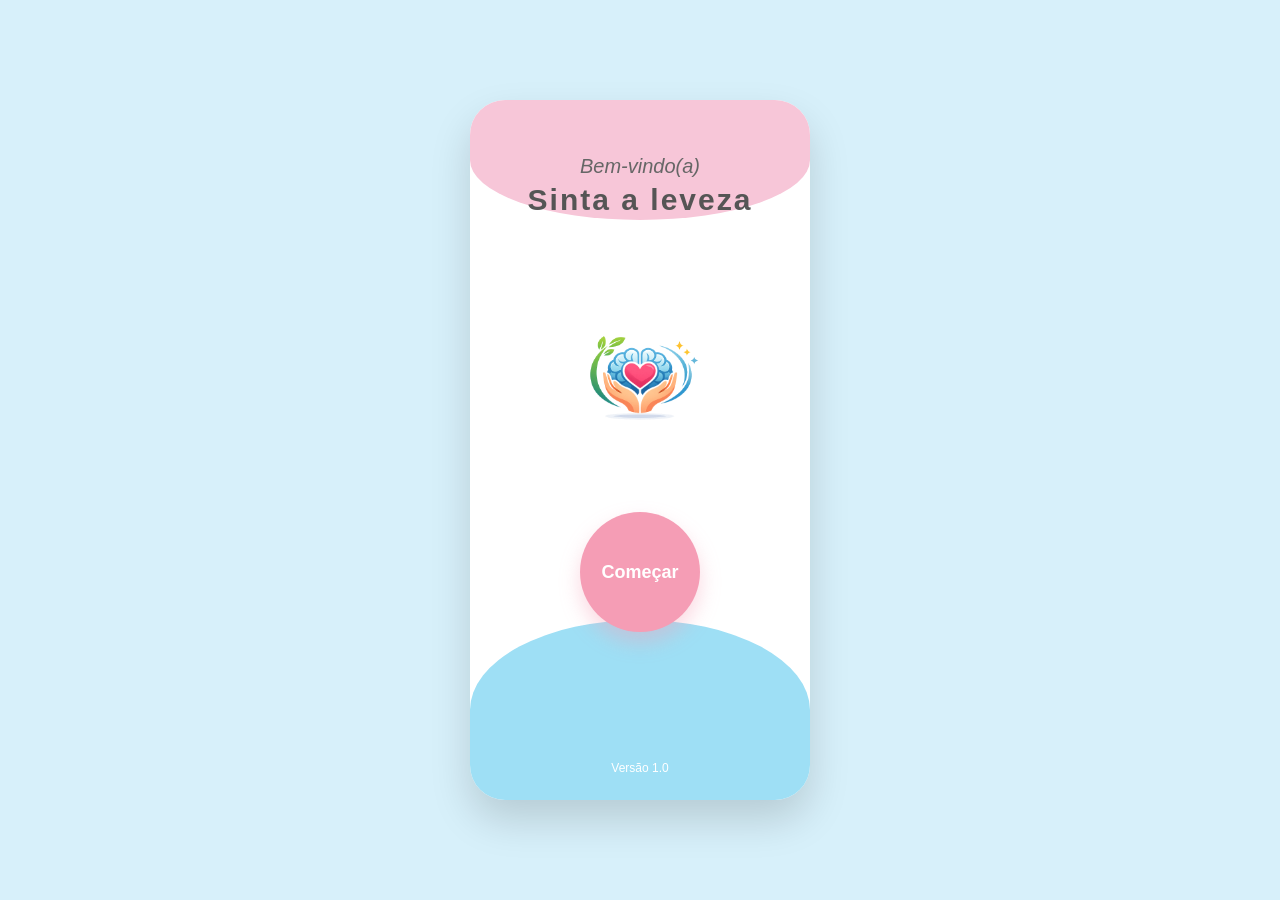
<file: index.html>
<!DOCTYPE html>
<html lang="pt-BR">

<head>
    <!-- Configurações básicas -->
    <meta charset="UTF-8">
    <meta http-equiv="X-UA-Compatible" content="IE=edge">
    <meta name="viewport" content="width=device-width, initial-scale=1.0">

    <!-- Informações da página -->
    <title>Meditation</title>
    <meta name="description" content="Aplicativo de meditação para relaxamento e bem-estar.">
    <meta name="author" content="Seu Nome">

    <!-- Ícone da aba (opcional) -->
    <link rel="icon" href="favicon.ico" type="image/x-icon">

    <!-- Fonte do Google (opcional) -->
    <link rel="preconnect" href="https://fonts.googleapis.com">
    <link rel="preconnect" href="https://fonts.gstatic.com" crossorigin>

    <link href="https://fonts.googleapis.com/css2?family=Poppins:wght@300;400;500;600;700&display=swap" rel="stylesheet">

    <!-- Arquivo CSS -->
    <link rel="stylesheet" href="style.css">
</head>

<body>

    <main class="phone">

        <!-- Onda Superior -->
        <div class="top-wave"></div>

        <!-- Conteúdo Principal -->
        <section class="content">

            <p class="welcome">
                Bem-vindo(a)
            </p>

            <h1>
                Sinta a leveza
            </h1>

            <img
                src="Saúde mental.png"
                alt="Imagem representando meditação e saúde mental"
                class="lotus"
            >

            <button id="startBtn" type="button">
                Começar
            </button>

            <p class="version">
                Versão 1.0
            </p>

        </section>

        <!-- Onda Inferior -->
        <div class="bottom-wave"></div>

    </main>

    <!-- JavaScript -->
    <script src="script.js"></script>

</body>

</html>
</file>
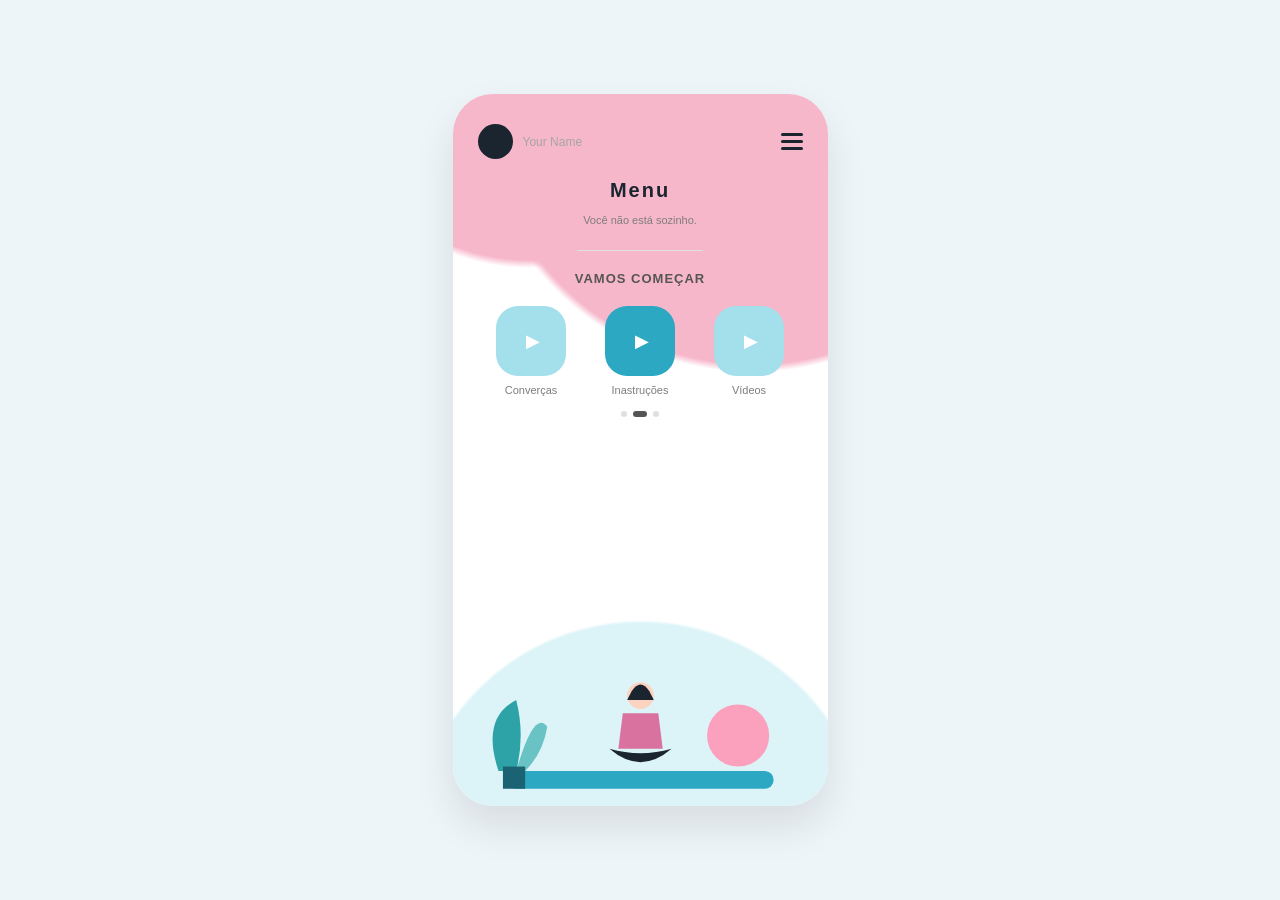
<file: 2.html>
<!DOCTYPE html>
<html lang="pt-BR">
<head>
    <meta charset="UTF-8">
    <meta name="viewport" content="width=device-width, initial-scale=1.0">
    <title>Meditation App</title>
    <link rel="stylesheet" href="2.css">
</head>
<body>

    <div class="phone-container">
        
        <header class="app-header">
            <div class="user-profile">
                <div class="avatar"></div>
                <span class="user-name">Your Name</span>
            </div>
            <button class="menu-btn" id="menuBtn">
                <span></span>
                <span></span>
                <span></span>
            </button>
        </header>

        <main class="app-content">
            <h1 class="main-title">Menu</h1>
            <p class="subtitle">Você não está sozinho.</p>
            
            <hr class="divider">

            <h2 class="section-title">VAMOS COMEÇAR</h2>

            <div class="sessions-container">
                <div class="session-card" onclick="playSession(1)">
                    <div class="play-button">▶</div>
                    <span>Converças</span>
                </div>
                <div class="session-card active" onclick="playSession(2)">
                    <div class="play-button">▶</div>
                    <span>Inastruções</span>
                </div>
                <div class="session-card" onclick="playSession(3)">
                    <div class="play-button">▶</div>
                    <span>Vídeos</span>
                </div>
            </div>

            <div class="carousel-dots">
                <span class="dot"></span>
                <span class="dot active"></span>
                <span class="dot"></span>
            </div>
        </main>

        <footer class="app-footer">
            <div class="illustration-container">
                <svg viewBox="0 0 400 200" xmlns="http://www.w3.org/2000/svg" class="yoga-illustration">
                    <rect x="50" y="160" width="300" height="20" rx="10" fill="#2ca8c2"/>
                    <circle cx="310" cy="120" r="35" fill="#fca1bd"/>
                    <path d="M40,160 Q20,100 60,80 Q70,120 60,160" fill="#2da3a7"/>
                    <path d="M60,160 Q80,90 95,110 Q90,140 70,160" fill="#69c3c5"/>
                    <rect x="45" y="155" width="25" height="25" fill="#1b6373"/>
                    <circle cx="200" cy="75" r="15" fill="#fcd2c1"/> <path d="M190,70 Q200,55 210,70 L215,80 L185,80 Z" fill="#1a2530"/> <path d="M180,95 L220,95 L225,135 L175,135 Z" fill="#d9729f"/> <path d="M165,135 Q200,165 235,135 Q200,145 165,135" fill="#1a2530"/> </svg>
            </div>
        </footer>

    </div>

    <script src="script.js"></script>
</body>
</html>
</file>
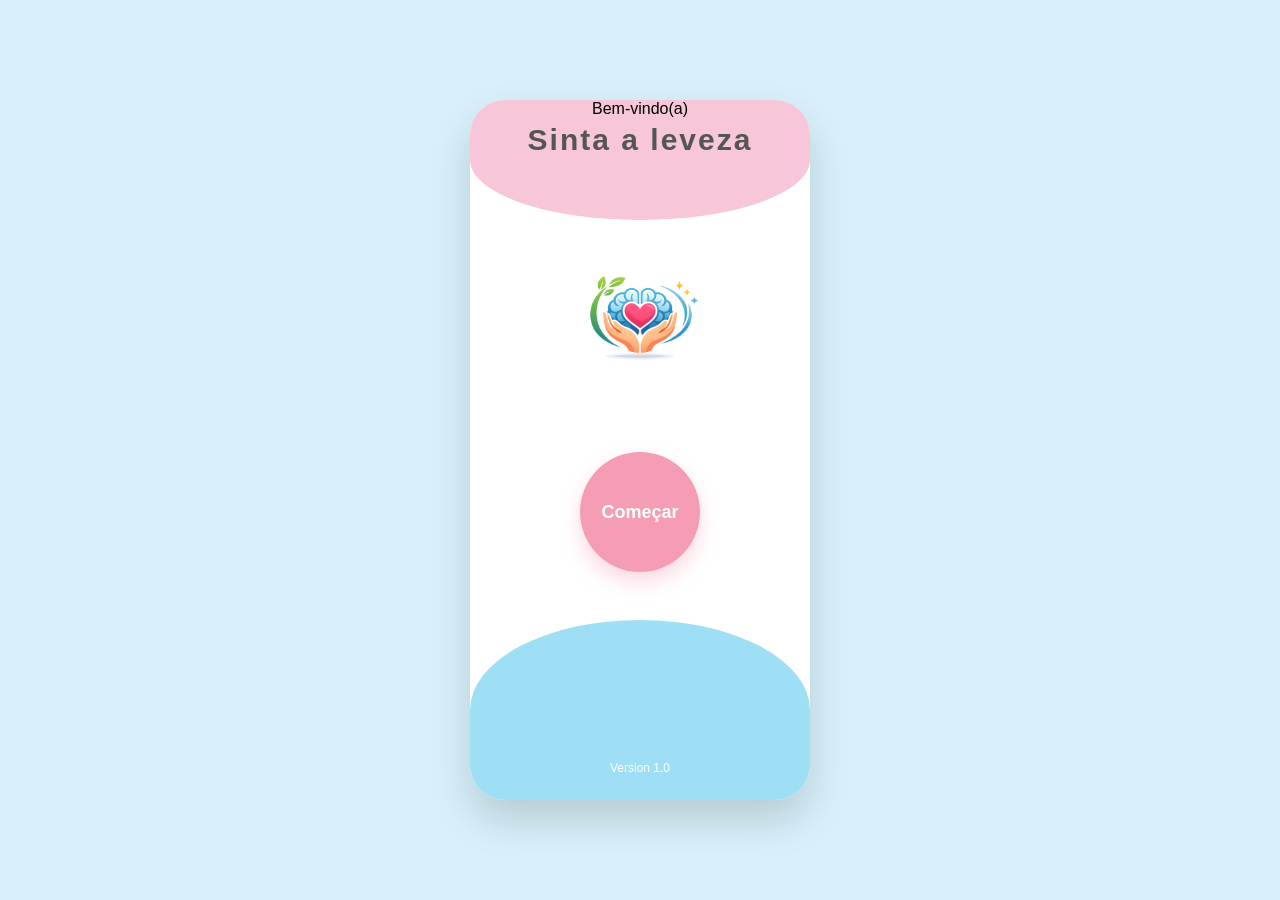
<file: ind10x.html>
<!DOCTYPE html>
<html lang="pt-BR">
<head>
<meta charset="UTF-8">
<meta name="viewport" content="width=device-width, initial-scale=1.0">

<title>Meditation</title>

<link rel="stylesheet" href="style.css">
</head>
<body>

<div class="phone">

    <div class="top-wave"></div>

    <div class="content">

        <p class="">Bem-vindo(a)</p>

        <h1>Sinta a leveza</h1>

        <img src="Saúde mental.png" class="lotus">

        <button id="startBtn">
            Começar<br>
        </button>

        <p class="version">Version 1.0</p>

    </div>

    <div class="bottom-wave"></div>

</div>

<script src="script.js"></script>

</body>
</html>
</file>
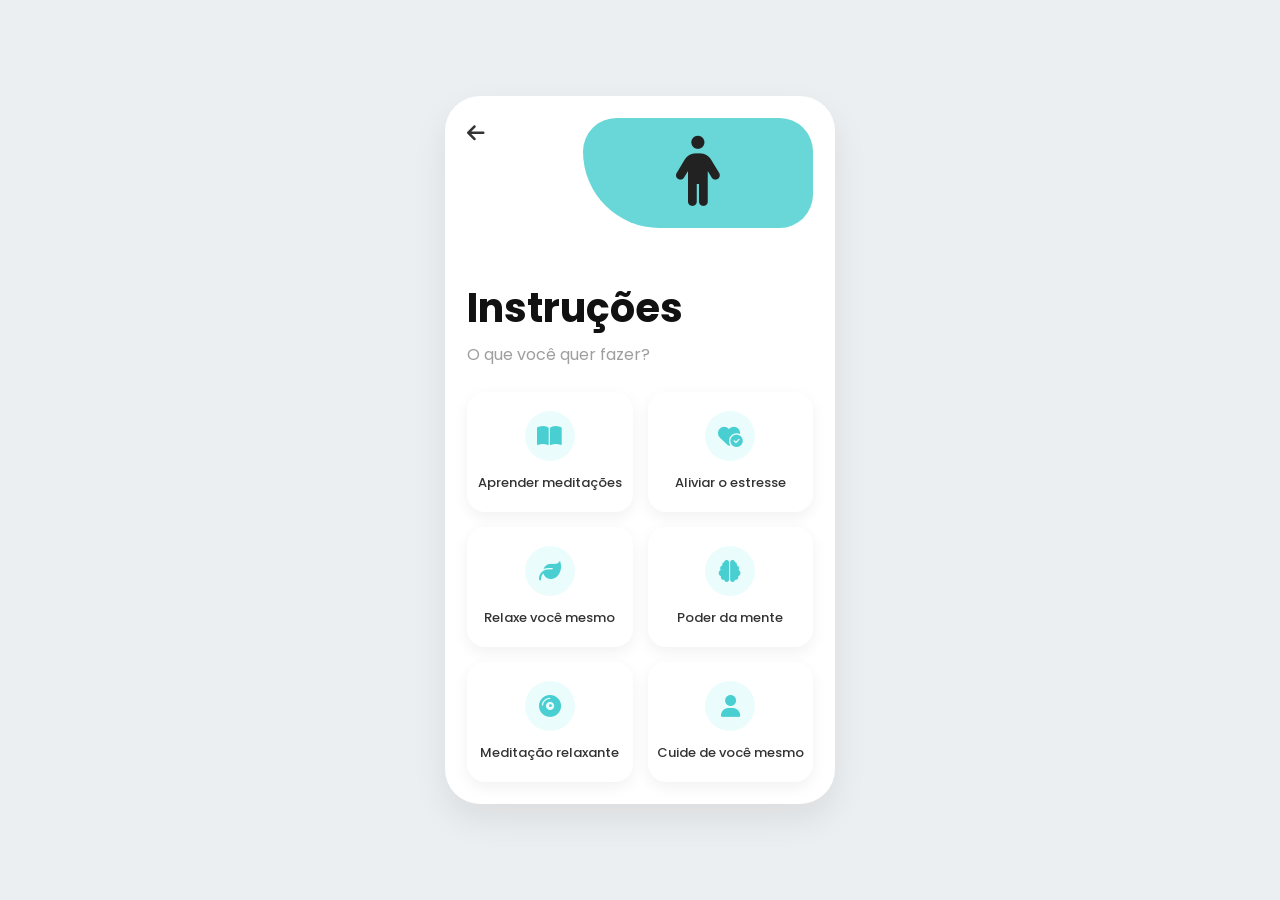
<file: pen.html>
<!DOCTYPE html>
<html lang="pt-br">
<head>
<meta charset="UTF-8">
<meta name="viewport" content="width=device-width, initial-scale=1.0">
<title>Meditation UI</title>

<link rel="stylesheet" href="pen.css">

<link rel="stylesheet"
href="https://cdnjs.cloudflare.com/ajax/libs/font-awesome/6.5.2/css/all.min.css">

</head>
<body>

<div class="phone">

    <div class="top-area">
        <button class="back">
            <i class="fa-solid fa-arrow-left"></i>
        </button>

        <div class="banner">
            <div class="meditation-icon">
                <i class="fa-solid fa-person"></i>
            </div>
        </div>
    </div>

    <div class="title-area">
        <h1>Instruções</h1>
        <p>O que você quer fazer?</p>
    </div>

    <div class="grid">

        <div class="card">
            <div class="icon">
                <i class="fa-solid fa-book-open"></i>
            </div>
            <span>Aprender meditações</span>
        </div>

        <div class="card">
            <div class="icon">
                <i class="fa-solid fa-heart-circle-check"></i>
            </div>
            <span>Aliviar o estresse</span>
        </div>

        <div class="card">
            <div class="icon">
                <i class="fa-solid fa-leaf"></i>
            </div>
            <span>Relaxe você mesmo</span>
        </div>

        <div class="card">
            <div class="icon">
                <i class="fa-solid fa-brain"></i>
            </div>
            <span>Poder da mente</span>
        </div>

        <div class="card">
            <div class="icon">
                <i class="fa-solid fa-compact-disc"></i>
            </div>
            <span>Meditação relaxante</span>
        </div>

        <div class="card">
            <div class="icon">
                <i class="fa-solid fa-user"></i>
            </div>
            <span>Cuide de você mesmo</span>
        </div>

    </div>

</div>

<script src="script.js"></script>

</body>
</html>
</file>
<file: style.css>
*{
margin:0;
padding:0;
box-sizing:border-box;
font-family:Arial, Helvetica, sans-serif;
}

body{

background:#eaf7fa;

display:flex;
justify-content:center;
align-items:center;

height:100vh;
}

.phone{

width:340px;
height:700px;

background:white;

border-radius:35px;

overflow:hidden;

position:relative;

box-shadow:0 20px 40px rgba(0,0,0,.15);

}

.top-wave{

position:absolute;

top:0;

width:100%;
height:120px;

background:#f7c6d8;

border-radius:0 0 50% 50%;

}

.bottom-wave{

position:absolute;

bottom:0;

width:100%;
height:180px;

background:#cceff7;

border-radius:50% 50% 0 0;

}

.content{

position:absolute;

width:100%;

height:100%;

display:flex;

flex-direction:column;

align-items:center;

z-index:10;

}

.welcome{

margin-top:55px;

font-style:italic;

font-size:20px;

color:#666;

}

h1{

font-size:30px;

letter-spacing:2px;

margin-top:5px;

color:#555;

}

.lotus{

width:170px;

margin-top:80px;

animation:float 3s ease-in-out infinite;

}

button{

margin-top:45px;

width:120px;

height:120px;

border-radius:50%;

border:none;

background:#f59db5;

color:white;

font-size:18px;

font-weight:bold;

cursor:pointer;

transition:.3s;

box-shadow:0 10px 20px rgba(245,157,181,.4);

}

button:hover{

transform:scale(1.05);

background:#ef7ca0;

}

.version{

position:absolute;

bottom:25px;

font-size:12px;

color:white;

}

@keyframes float{

0%{

transform:translateY(0px);

}

50%{

transform:translateY(-10px);

}

100%{

transform:translateY(0px);

}

}body{
    background:#D7F0FA;
}

.bottom-wave{
    position:absolute;
    bottom:0;
    width:100%;
    height:180px;
    background:#9EDFF5;
    border-radius:50% 50% 0 0;
}
</file>
<file: 2.css>
* {
    margin: 0;
    padding: 0;
    box-sizing: border-box;
    font-family: 'Segoe UI', Tahoma, Geneva, Verdana, sans-serif;
}

body {
    background-color: #eef5f9;
    display: flex;
    justify-content: center;
    align-items: center;
    min-height: 100vh;
}

/* Container do Celular */
.phone-container {
    width: 375px;
    height: 712px;
    background-color: #ffffff;
    border-radius: 40px;
    box-shadow: 0 20px 40px rgba(0,0,0,0.1);
    overflow: hidden;
    display: flex;
    flex-direction: column;
    position: relative;
    /* Fundo orgânico rosa no topo */
    background-image: radial-gradient(circle at 80% 0%, #f7b7cb 0%, #f7b7cb 35%, transparent 36%),
                      radial-gradient(circle at 20% -5%, #f7b7cb 0%, #f7b7cb 25%, transparent 26%);
}

/* Cabeçalho */
.app-header {
    display: flex;
    justify-content: space-between;
    align-items: center;
    padding: 30px 25px 10px 25px;
    z-index: 10;
}

.user-profile {
    display: flex;
    align-items: center;
    gap: 10px;
}

.avatar {
    width: 35px;
    height: 35px;
    background-color: #1a2530;
    border-radius: 50%;
}

.user-name {
    font-size: 12px;
    color: #a5a5a5;
    font-weight: 500;
}

/* Botão Menu Hambúrguer */
.menu-btn {
    background: none;
    border: none;
    cursor: pointer;
    display: flex;
    flex-direction: column;
    gap: 4px;
}

.menu-btn span {
    display: block;
    width: 22px;
    height: 3px;
    background-color: #1a2530;
    border-radius: 2px;
}

/* Conteúdo Principal */
.app-content {
    padding: 10px 30px;
    text-align: center;
    z-index: 5;
}

.main-title {
    font-size: 20px;
    color: #1a2530;
    letter-spacing: 2px;
    margin-bottom: 10px;
    font-weight: 600;
}

.subtitle {
    font-size: 11px;
    color: #7d7d7d;
    line-height: 1.6;
    padding: 0 10px;
}

.divider {
    border: none;
    height: 1px;
    background-color: #e0e0e0;
    width: 40%;
    margin: 20px auto;
}

.section-title {
    font-size: 13px;
    color: #555;
    letter-spacing: 1px;
    margin-bottom: 20px;
}

/* Grid de Sessões */
.sessions-container {
    display: flex;
    justify-content: space-between;
    gap: 12px;
    margin-bottom: 15px;
}

.session-card {
    flex: 1;
    display: flex;
    flex-direction: column;
    align-items: center;
    gap: 8px;
    cursor: pointer;
    transition: transform 0.2s;
}

.session-card:active {
    transform: scale(0.95);
}

.play-button {
    width: 70px;
    height: 70px;
    background-color: #a3e0eb;
    border-radius: 22px;
    display: flex;
    justify-content: center;
    align-items: center;
    color: white;
    font-size: 18px;
    text-indent: 4px; /* Alinha o ícone de play levemente ao centro */
    transition: background-color 0.3s;
}

/* Card centralizado ou selecionado ganha cor mais forte */
.session-card.active .play-button {
    background-color: #2ca8c2;
}

.session-card span {
    font-size: 11px;
    color: #7d7d7d;
}

/* Dots Indicadores */
.carousel-dots {
    display: flex;
    justify-content: center;
    gap: 6px;
    margin-top: 10px;
}

.dot {
    width: 6px;
    height: 6px;
    background-color: #e0e0e0;
    border-radius: 50%;
}

.dot.active {
    width: 14px;
    background-color: #555;
    border-radius: 4px;
}

/* Rodapé com Ondas e Ilustração */
.app-footer {
    margin-top: auto;
    position: relative;
    background-image: radial-gradient(circle at 50% 120%, #dcf4f8 0%, #dcf4f8 70%, transparent 71%);
    height: 220px;
    display: flex;
    align-items: flex-end;
    justify-content: center;
}

.illustration-container {
    width: 100%;
    padding: 0 10px;
}

.yoga-illustration {
    width: 100%;
    height: auto;
    display: block;
}
</file>
<file: pen.css>
@import url('https://fonts.googleapis.com/css2?family=Poppins:wght@300;400;500;600;700&display=swap');

*{
    margin:0;
    padding:0;
    box-sizing:border-box;
    font-family:'Poppins',sans-serif;
}

body{
    background:#eceff1;
    display:flex;
    justify-content:center;
    align-items:center;
    min-height:100vh;
}

.phone{
    width:390px;
    background:#fff;
    border-radius:35px;
    padding:22px;
    box-shadow:
    0 15px 35px rgba(0,0,0,.08);
}

.top-area{
    position:relative;
    height:160px;
}

.back{
    border:none;
    background:none;
    font-size:20px;
    cursor:pointer;
    color:#333;
}

.banner{
    position:absolute;
    right:0;
    top:0;

    width:230px;
    height:110px;

    background:#69d7d8;

    border-bottom-left-radius:80px;
    border-bottom-right-radius:35px;
    border-top-left-radius:35px;
    border-top-right-radius:35px;

    display:flex;
    justify-content:center;
    align-items:center;
}

.meditation-icon{
    font-size:70px;
    color:#222;
}

.title-area h1{
    font-size:40px;
    font-weight:700;
    color:#111;
}

.title-area p{
    color:#9e9e9e;
    margin-top:4px;
    margin-bottom:25px;
}

.grid{
    display:grid;
    grid-template-columns:repeat(2,1fr);
    gap:15px;
}

.card{
    background:#fff;
    border-radius:18px;
    height:120px;

    display:flex;
    flex-direction:column;
    justify-content:center;
    align-items:center;

    box-shadow:
    0 5px 15px rgba(0,0,0,.06);

    transition:.3s;
    cursor:pointer;
}

.card:hover{
    transform:translateY(-5px);
}

.icon{
    width:50px;
    height:50px;
    border-radius:50%;
    background:#eafcfc;

    display:flex;
    justify-content:center;
    align-items:center;

    margin-bottom:12px;
}

.icon i{
    color:#49cfd1;
    font-size:22px;
}

.card span{
    font-size:13px;
    font-weight:500;
    text-align:center;
    color:#333;
    padding:0 5px;
}
</file>
